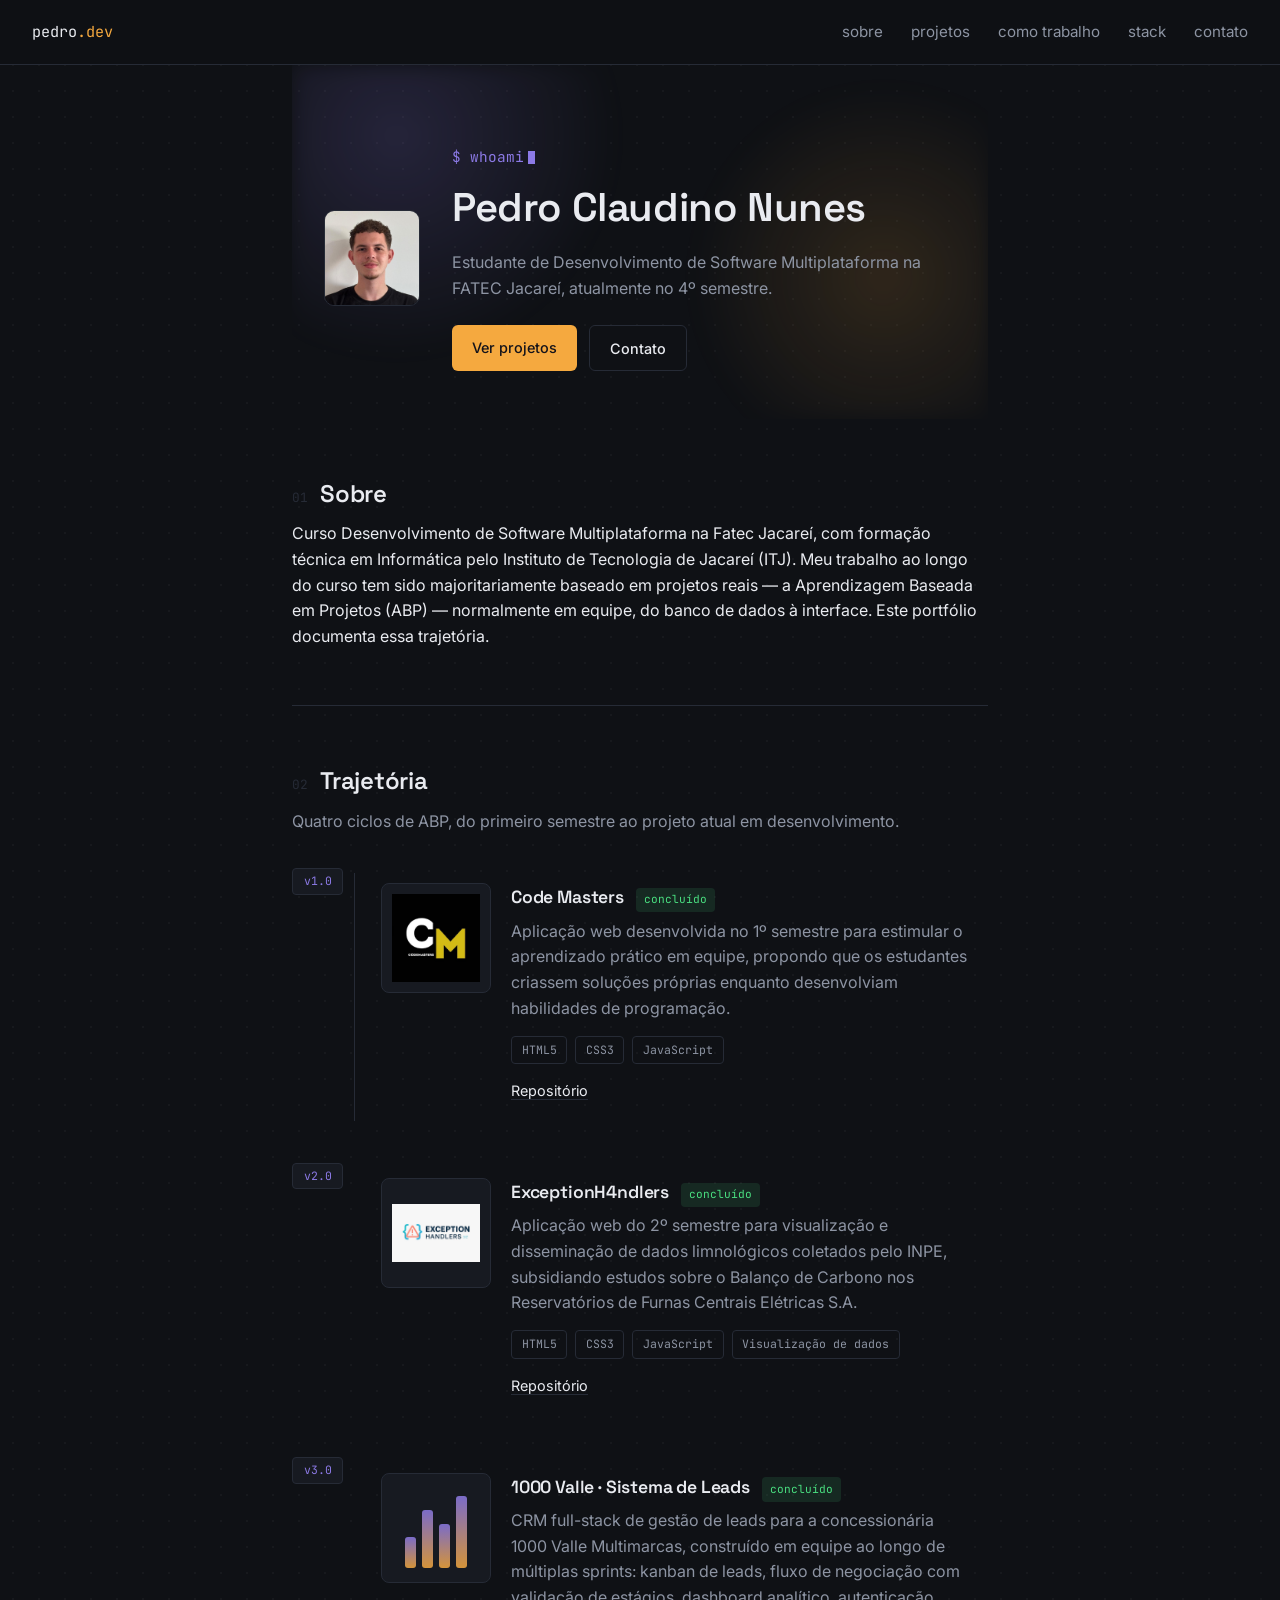
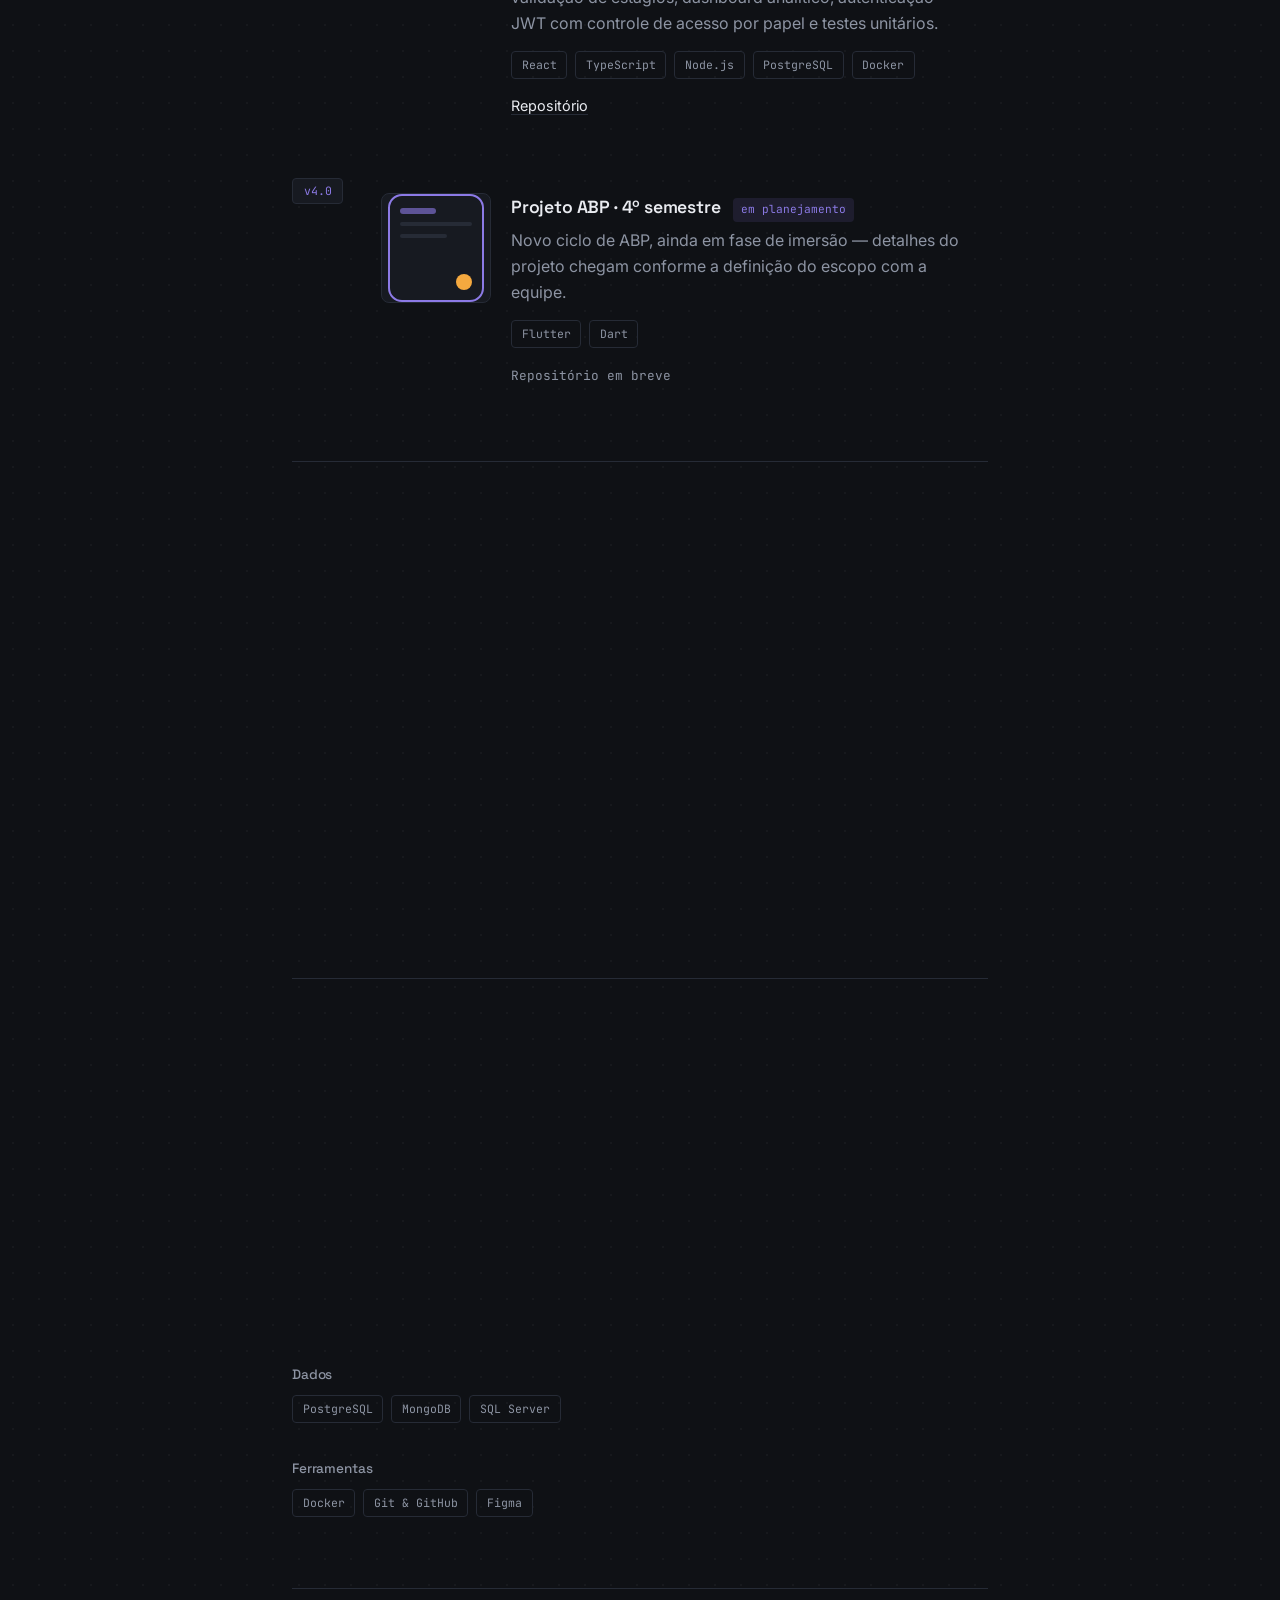
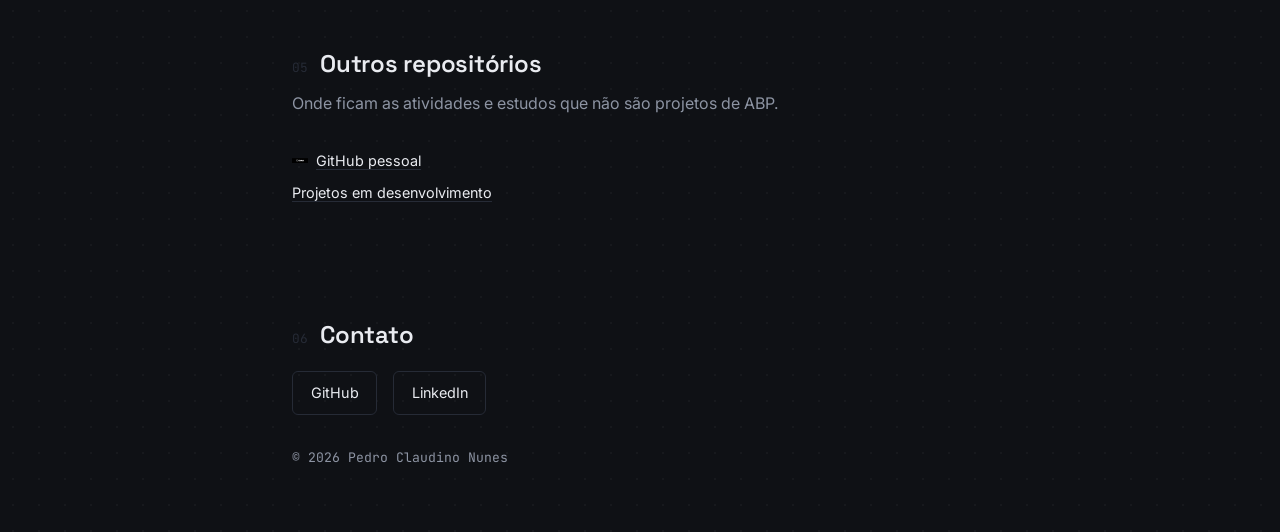
<file: docs/index.html>
<!DOCTYPE html>
<html lang="pt-BR">
<head>
  <meta charset="UTF-8">
  <meta name="viewport" content="width=device-width, initial-scale=1.0">
  <title>Pedro Claudino Nunes — Portfólio</title>
  <link rel="preconnect" href="https://fonts.googleapis.com">
  <link rel="preconnect" href="https://fonts.gstatic.com" crossorigin>
  <link href="https://fonts.googleapis.com/css2?family=Space+Grotesk:wght@500;600;700&family=Inter:wght@400;500;600&family=JetBrains+Mono:wght@400;500&display=swap" rel="stylesheet">
  <link rel="stylesheet" href="style.css">
</head>
<body>

  <header class="topbar">
    <a href="#" class="logo">pedro<span>.dev</span></a>
    <nav>
      <a href="#sobre">sobre</a>
      <a href="#trajetoria">projetos</a>
      <a href="#metodologia">como trabalho</a>
      <a href="#stack">stack</a>
      <a href="#contato">contato</a>
    </nav>
  </header>

  <main>

    <section class="hero">
      <div class="hero-glow"></div>
      <img src="profilepicture.jpeg" alt="Foto de Pedro" class="hero-img">
      <div class="hero-text">
        <p class="prompt">$ whoami<span class="cursor"></span></p>
        <h1>Pedro Claudino Nunes</h1>
        <p class="hero-desc">Estudante de Desenvolvimento de Software Multiplataforma na FATEC Jacareí, atualmente no 4º semestre.</p>
        <div class="hero-actions">
          <a href="#trajetoria" class="btn btn-primary">Ver projetos</a>
          <a href="#contato" class="btn btn-ghost">Contato</a>
        </div>
      </div>
    </section>

    <section id="sobre" class="section reveal">
      <div class="section-head">
        <span class="section-index">01</span>
        <h2>Sobre</h2>
      </div>
      <p>Curso Desenvolvimento de Software Multiplataforma na Fatec Jacareí, com formação técnica em Informática pelo Instituto de Tecnologia de Jacareí (ITJ). Meu trabalho ao longo do curso tem sido majoritariamente baseado em projetos reais — a Aprendizagem Baseada em Projetos (ABP) — normalmente em equipe, do banco de dados à interface. Este portfólio documenta essa trajetória.</p>
    </section>

    <section id="trajetoria" class="section">
      <div class="section-head reveal">
        <span class="section-index">02</span>
        <h2>Trajetória</h2>
      </div>
      <p class="section-intro reveal">Quatro ciclos de ABP, do primeiro semestre ao projeto atual em desenvolvimento.</p>

      <ol class="timeline">

        <li class="entry reveal">
          <span class="version">v1.0</span>
          <div class="entry-body">
            <div class="entry-media">
              <img src="codemasters.jfif" alt="Logo Code Masters" loading="lazy">
            </div>
            <div class="entry-content">
              <div class="entry-head">
                <h3>Code Masters</h3>
                <span class="status status-done">concluído</span>
              </div>
              <p>Aplicação web desenvolvida no 1º semestre para estimular o aprendizado prático em equipe, propondo que os estudantes criassem soluções próprias enquanto desenvolviam habilidades de programação.</p>
              <div class="tags"><span>HTML5</span><span>CSS3</span><span>JavaScript</span></div>
              <a href="https://github.com/CodeMasters-dsm/Projeto" target="_blank" class="link">Repositório</a>
            </div>
          </div>
        </li>

        <li class="entry reveal">
          <span class="version">v2.0</span>
          <div class="entry-body">
            <div class="entry-media">
              <img src="exceptionhandlers.jpeg" alt="Logo Exception Handlers" loading="lazy">
            </div>
            <div class="entry-content">
              <div class="entry-head">
                <h3>ExceptionH4ndlers</h3>
                <span class="status status-done">concluído</span>
              </div>
              <p>Aplicação web do 2º semestre para visualização e disseminação de dados limnológicos coletados pelo INPE, subsidiando estudos sobre o Balanço de Carbono nos Reservatórios de Furnas Centrais Elétricas S.A.</p>
              <div class="tags"><span>HTML5</span><span>CSS3</span><span>JavaScript</span><span>Visualização de dados</span></div>
              <a href="https://github.com/ExceptionH4ndlers/ABP_2DSM" target="_blank" class="link">Repositório</a>
            </div>
          </div>
        </li>

        <li class="entry reveal">
          <span class="version">v3.0</span>
          <div class="entry-body">
            <div class="entry-media">
              <div class="mock mock-kanban" aria-hidden="true">
                <span class="bar" style="--h:38%"></span>
                <span class="bar" style="--h:72%"></span>
                <span class="bar" style="--h:55%"></span>
                <span class="bar" style="--h:90%"></span>
              </div>
            </div>
            <div class="entry-content">
              <div class="entry-head">
                <h3>1000 Valle · Sistema de Leads</h3>
                <span class="status status-done">concluído</span>
              </div>
              <p>CRM full-stack de gestão de leads para a concessionária 1000 Valle Multimarcas, construído em equipe ao longo de múltiplas sprints: kanban de leads, fluxo de negociação com validação de estágios, dashboard analítico, autenticação JWT com controle de acesso por papel e testes unitários.</p>
              <div class="tags"><span>React</span><span>TypeScript</span><span>Node.js</span><span>PostgreSQL</span><span>Docker</span></div>
              <a href="https://github.com/NexussDev/abp-3-valle-leads-system" target="_blank" class="link">Repositório</a>
            </div>
          </div>
        </li>

        <li class="entry reveal">
          <span class="version">v4.0</span>
          <div class="entry-body">
            <div class="entry-media">
              <div class="mock mock-mobile" aria-hidden="true">
                <span class="mock-bar"></span>
                <span class="mock-line"></span>
                <span class="mock-line short"></span>
                <span class="mock-fab"></span>
              </div>
            </div>
            <div class="entry-content">
              <div class="entry-head">
                <h3>Projeto ABP · 4º semestre</h3>
                <span class="status status-planning">em planejamento</span>
              </div>
              <p>Novo ciclo de ABP, ainda em fase de imersão — detalhes do projeto chegam conforme a definição do escopo com a equipe.</p>
              <div class="tags"><span>Flutter</span><span>Dart</span></div>
              <span class="link link-disabled">Repositório em breve</span>
            </div>
          </div>
        </li>

      </ol>
    </section>

    <section id="metodologia" class="section">
      <div class="section-head reveal">
        <span class="section-index">03</span>
        <h2>Como eu trabalho</h2>
      </div>
      <p class="section-intro reveal">Alguns hábitos que vieram se repetindo de projeto em projeto.</p>

      <div class="principles">

        <div class="principle reveal">
          <span class="principle-tag">full-stack</span>
          <p>Já passei pelas duas pontas em mais de um projeto: modelagem de dados relacional e não-relacional, API e interface — do 1000 Valle ao L'Alliance P&amp;M.</p>
        </div>

        <div class="principle reveal">
          <span class="principle-tag">sprints</span>
          <p>Entrega incremental faz parte da rotina: o Sistema de Leads da 1000 Valle avançou em sprints sucessivas, com backlog revisado a cada ciclo.</p>
        </div>

        <div class="principle reveal">
          <span class="principle-tag">debug</span>
          <p>Bug de codificação corrompendo JSON, conflito de nomes de variável, arquivo legado escondendo uma pasta inteira — resolver esse tipo de problema é parte do trabalho, não uma exceção.</p>
        </div>

        <div class="principle reveal">
          <span class="principle-tag">equipe</span>
          <p>A maior parte dos meus projetos de ABP foi construída em grupo, com controle de versão compartilhado entre os membros da equipe.</p>
        </div>

      </div>
    </section>

    <section id="stack" class="section">
      <div class="section-head reveal">
        <span class="section-index">04</span>
        <h2>Stack</h2>
      </div>
      <div class="stack-groups">
        <div class="stack-group reveal">
          <h4>Linguagens</h4>
          <div class="tags"><span>JavaScript</span><span>TypeScript</span><span>SQL</span><span>Dart</span></div>
        </div>
        <div class="stack-group reveal">
          <h4>Frontend</h4>
          <div class="tags"><span>React</span><span>HTML5</span><span>CSS3</span><span>Flutter</span></div>
        </div>
        <div class="stack-group reveal">
          <h4>Backend</h4>
          <div class="tags"><span>Node.js</span><span>Express</span></div>
        </div>
        <div class="stack-group reveal">
          <h4>Dados</h4>
          <div class="tags"><span>PostgreSQL</span><span>MongoDB</span><span>SQL Server</span></div>
        </div>
        <div class="stack-group reveal">
          <h4>Ferramentas</h4>
          <div class="tags"><span>Docker</span><span>Git &amp; GitHub</span><span>Figma</span></div>
        </div>
      </div>
    </section>

    <section class="section reveal">
      <div class="section-head">
        <span class="section-index">05</span>
        <h2>Outros repositórios</h2>
      </div>
      <p class="section-intro">Onde ficam as atividades e estudos que não são projetos de ABP.</p>
      <div class="links-list">
        <a href="https://github.com/PeClaudino2006?tab=repositories" target="_blank" class="link link-icon">
          <img src="github.png" alt="" aria-hidden="true">
          GitHub pessoal
        </a>
        <a href="https://github.com/PeClaudino2006/Fatec_Atividades" target="_blank" class="link">Projetos em desenvolvimento</a>
      </div>
    </section>

  </main>

  <footer id="contato">
    <div class="section-head">
      <span class="section-index">06</span>
      <h2>Contato</h2>
    </div>
    <div class="footer-links">
      <a href="https://github.com/PeClaudino2006" target="_blank">GitHub</a>
      <a href="https://www.linkedin.com/in/pedro-claudino-0566472b9/" target="_blank">LinkedIn</a>
    </div>
    <p class="footer-note">© 2026 Pedro Claudino Nunes</p>
  </footer>

</body>
</html>
</file>
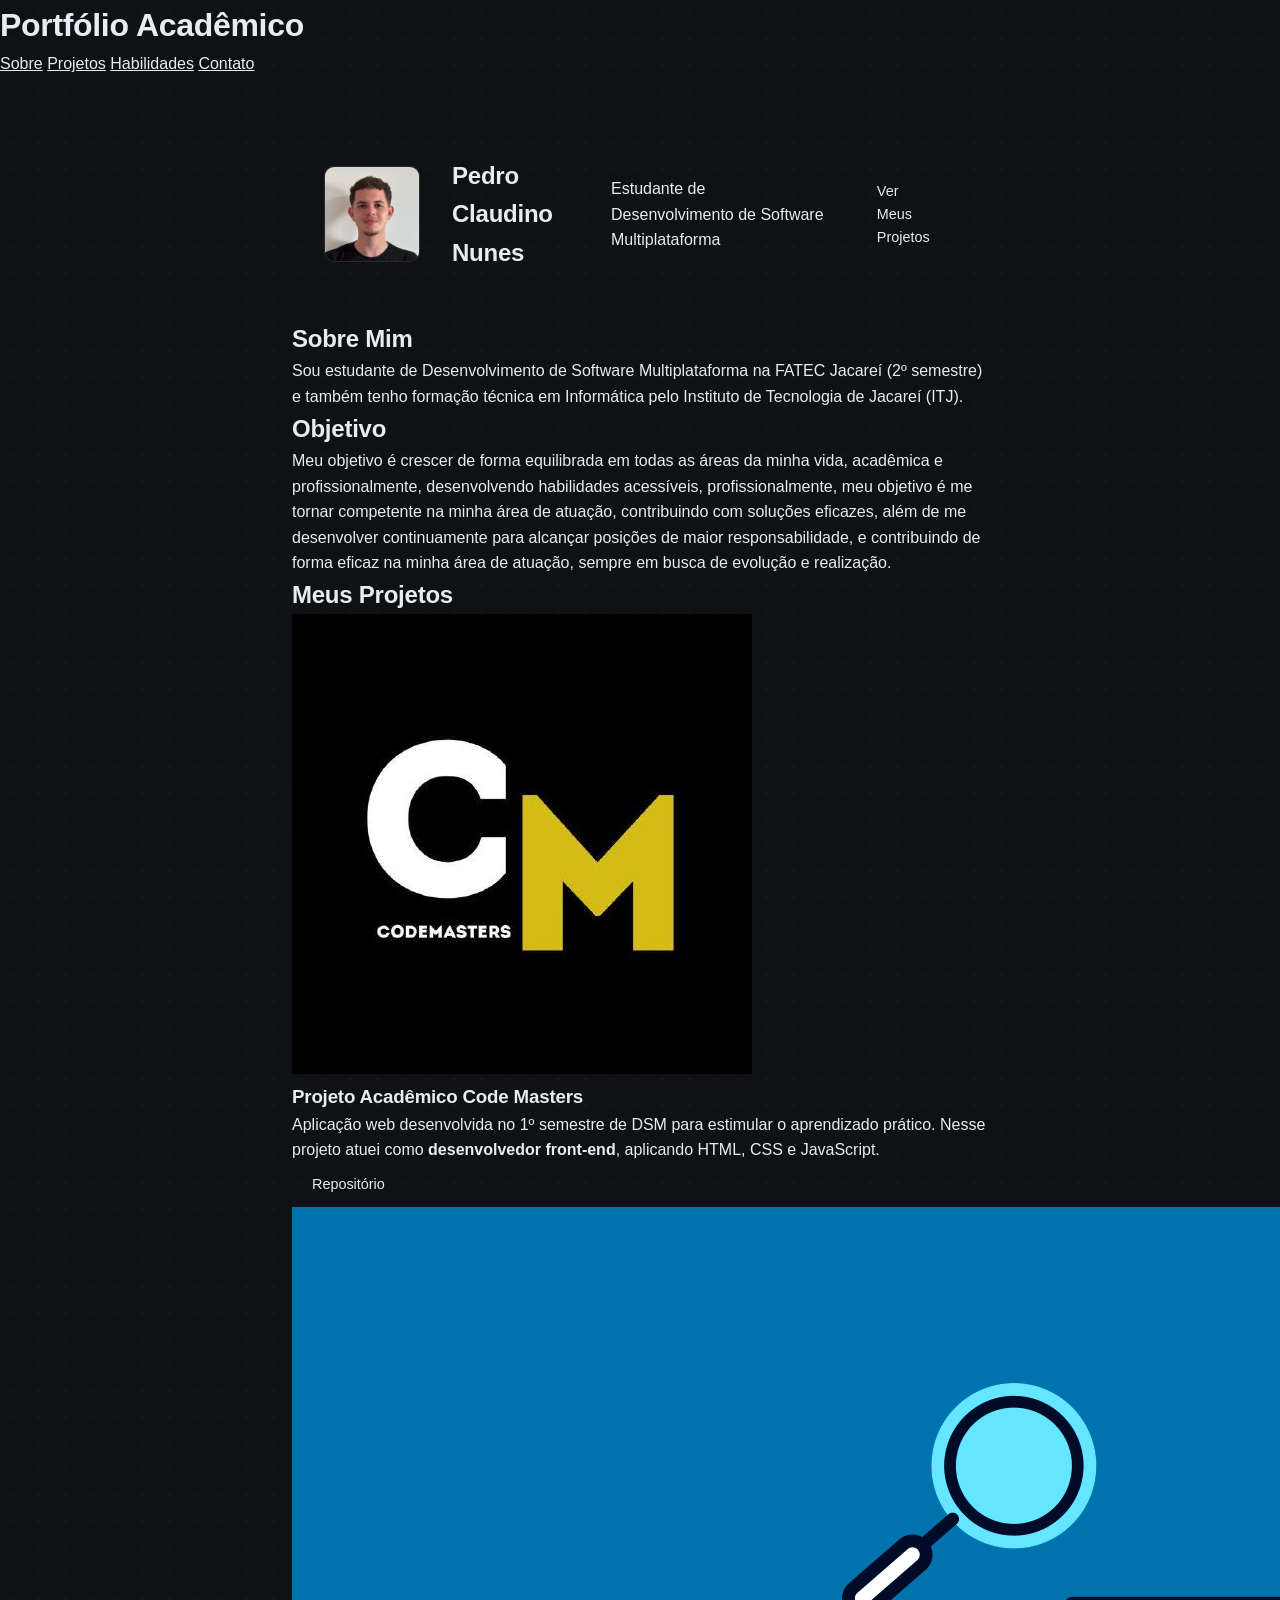
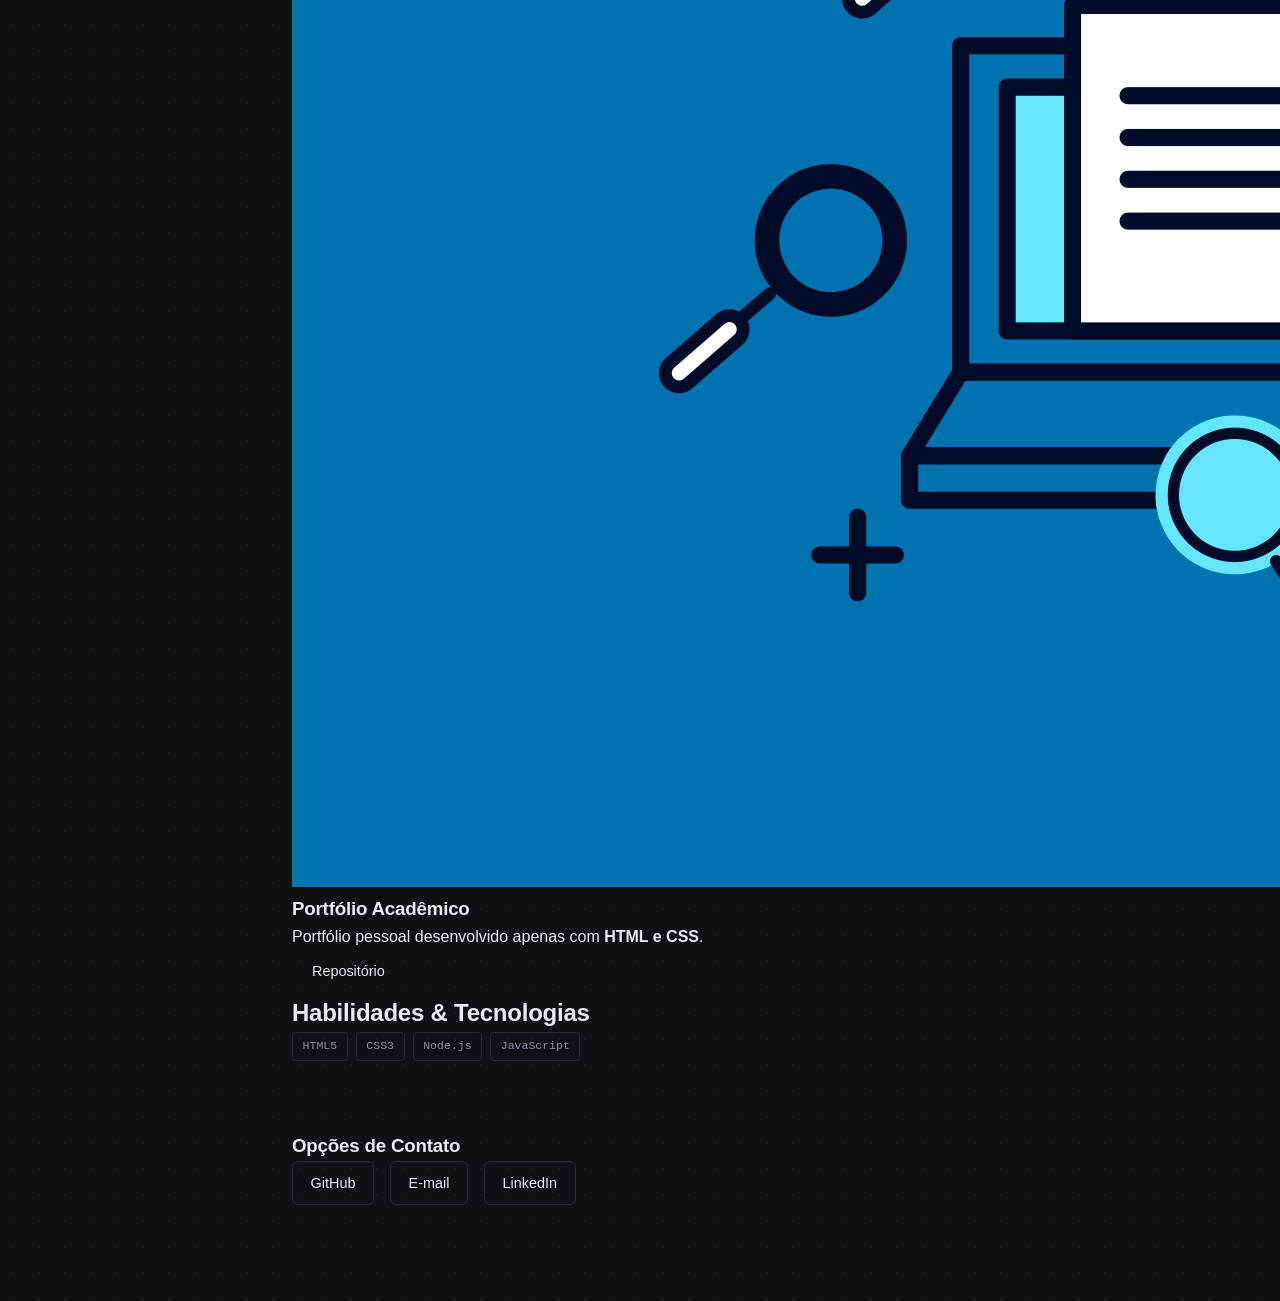
<file: docs/índice.html>
<!DOCTYPE html>
<html lang="pt-BR">
<head>
  <meta charset="UTF-8">
  <title>Portfólio - Pedro Claudino Nunes</title>
  <link rel="stylesheet" href="style.css">
</head>
<body>
  
  <header class="header">
    <h1>Portfólio Acadêmico</h1>
  </header>

  <aside class="sidebar">
    <nav>
      <a href="#sobre">Sobre</a>
      <a href="#projetos">Projetos</a>
      
      <a href="#habilidades">Habilidades</a>
      <a href="#contato">Contato</a>
    </nav>
  </aside>

  <main class="conteudo">

    <section class="hero">
      <img src="profilepicture.jpeg" alt="Foto de Pedro" class="hero-img">
      <h2>Pedro Claudino Nunes</h2>
      <p>Estudante de Desenvolvimento de Software Multiplataforma</p>
      <a href="#projetos" class="btn">Ver Meus Projetos</a>
    </section>

   
    <section id="sobre" class="secao">
      <h2>Sobre Mim</h2>
      <p>Sou estudante de Desenvolvimento de Software Multiplataforma na FATEC Jacareí (2º semestre) e também tenho formação técnica em Informática pelo Instituto de Tecnologia de Jacareí (ITJ).</p>
    </section>

    <section id="sobre" class="secao">
      <h2>Objetivo</h2>
      <p>Meu objetivo é crescer de forma equilibrada em todas as áreas da minha vida, acadêmica e profissionalmente, desenvolvendo habilidades acessíveis, profissionalmente, meu objetivo é me tornar competente na minha área de atuação, contribuindo com soluções eficazes, além de me desenvolver continuamente para alcançar posições de maior responsabilidade, e contribuindo de forma eficaz na minha área de atuação, sempre em busca de evolução e realização.</p>
    </section>

    <section id="projetos" class="secao">
      <h2>Meus Projetos</h2>
      <div class="cards">
        <div class="card">
          <img src="codemasters.jfif" alt="Imagem do projeto Code Masters" class="card-img">
          <h3>Projeto Acadêmico Code Masters</h3>
          <p>Aplicação web desenvolvida no 1º semestre de DSM para estimular o aprendizado prático. Nesse projeto atuei como <b>desenvolvedor front-end</b>, aplicando HTML, CSS e JavaScript.</p>
          <a href="https://github.com/CodeMasters-dsm/Projeto" target="_blank" class="btn">Repositório</a>
        </div>
        <div class="card">
          <img src="portifolio.png" alt="Imagem do Portfólio" class="card-img">
          <h3>Portfólio Acadêmico</h3>
          <p>Portfólio pessoal desenvolvido apenas com <b>HTML e CSS</b>.</p>
          <a href="https://github.com/fatec-jacarei-dsm-portfolio/ra2581392513045" target="_blank" class="btn">Repositório</a>
        </div>
      </div>
    </section>




    <section id="habilidades" class="secao">
      <h2>Habilidades & Tecnologias</h2>
      <div class="tags">
        <span>HTML5</span>
        <span>CSS3</span>
        <span>Node.js</span>
        <span>JavaScript</span>
      </div>
    </section>
    
  </main>

  <footer id="contato">
    <h3>Opções de Contato</h3>
    <div class="footer-links">
      <a href="https://github.com/PeClaudino2006" target="_blank">GitHub</a>
      <a href="pedro.nunes11@fatec.sp.gov.br">E-mail</a>
      <a href="https://www.linkedin.com/in/pedro-claudino-0566472b9/" target="_blank">LinkedIn</a>
    </div>
  </footer>

</body>
</html>
</file>
<file: docs/style.css>
* {
  margin: 0;
  padding: 0;
  box-sizing: border-box;
}

:root {
  --ink: #0f1115;
  --surface: #171a21;
  --surface-2: #1d212b;
  --border: #262b36;
  --text: #e9ebf0;
  --muted: #8d94a3;
  --amber: #f5a93f;
  --violet: #8c7ae6;
  --green: #4ade80;
  --shadow-amber: 0 10px 30px -12px rgba(245, 169, 63, 0.35);
  --shadow-violet: 0 10px 30px -12px rgba(140, 122, 230, 0.35);
}

html {
  scroll-behavior: smooth;
}

@media (prefers-reduced-motion: reduce) {
  html {
    scroll-behavior: auto;
  }
}

body {
  font-family: 'Inter', sans-serif;
  background: var(--ink);
  background-image: radial-gradient(rgba(255, 255, 255, 0.035) 1px, transparent 1px);
  background-size: 26px 26px;
  color: var(--text);
  line-height: 1.6;
}

h1, h2, h3, h4 {
  font-family: 'Space Grotesk', sans-serif;
  font-weight: 600;
  letter-spacing: -0.01em;
}

a {
  color: inherit;
}

a:focus-visible,
button:focus-visible {
  outline: 2px solid var(--amber);
  outline-offset: 2px;
}

/* Top bar */

.topbar {
  position: sticky;
  top: 0;
  z-index: 10;
  display: flex;
  align-items: center;
  justify-content: space-between;
  padding: 1.25rem 2rem;
  background: rgba(15, 17, 21, 0.85);
  backdrop-filter: blur(8px);
  border-bottom: 1px solid var(--border);
}

.logo {
  font-family: 'JetBrains Mono', monospace;
  font-size: 0.95rem;
  text-decoration: none;
  color: var(--text);
}

.logo span {
  color: var(--amber);
}

.topbar nav {
  display: flex;
  gap: 1.75rem;
  flex-wrap: wrap;
}

.topbar nav a {
  text-decoration: none;
  color: var(--muted);
  font-size: 0.95rem;
  transition: color 0.2s;
  position: relative;
}

.topbar nav a::after {
  content: "";
  position: absolute;
  left: 0;
  bottom: -4px;
  width: 0;
  height: 1px;
  background: var(--amber);
  transition: width 0.2s;
}

.topbar nav a:hover {
  color: var(--text);
}

.topbar nav a:hover::after {
  width: 100%;
}

/* Layout */

main {
  max-width: 760px;
  margin: 0 auto;
  padding: 0 2rem;
  position: relative;
  z-index: 1;
}

.section {
  padding: 3.5rem 0;
  border-bottom: 1px solid var(--border);
}

.section:last-of-type {
  border-bottom: none;
}

.section-head {
  display: flex;
  align-items: baseline;
  gap: 0.75rem;
  margin-bottom: 0.5rem;
}

.section-index {
  font-family: 'JetBrains Mono', monospace;
  font-size: 0.8rem;
  color: var(--border);
}

.section h2 {
  font-size: 1.5rem;
}

.section-intro {
  color: var(--muted);
  margin-bottom: 2rem;
}

/* Fade-in on load (CSS only — no scroll trigger without JS) */

.reveal {
  opacity: 0;
  transform: translateY(16px);
  animation: reveal-in 0.6s ease forwards;
}

@keyframes reveal-in {
  to {
    opacity: 1;
    transform: none;
  }
}

@media (prefers-reduced-motion: reduce) {
  .reveal {
    animation: none;
    opacity: 1;
    transform: none;
  }
}

/* Hero */

.hero {
  position: relative;
  display: flex;
  align-items: center;
  gap: 2rem;
  padding: 5rem 2rem 3rem;
  max-width: 760px;
  margin: 0 auto;
  overflow: hidden;
}

.hero-glow {
  position: absolute;
  inset: 0;
  pointer-events: none;
  z-index: 0;
  background:
    radial-gradient(320px circle at 15% 20%, rgba(140, 122, 230, 0.18), transparent 70%),
    radial-gradient(280px circle at 85% 60%, rgba(245, 169, 63, 0.14), transparent 70%);
  filter: blur(10px);
}

.hero-img {
  position: relative;
  z-index: 1;
  width: 96px;
  height: 96px;
  border-radius: 10px;
  object-fit: cover;
  border: 1px solid var(--border);
  flex-shrink: 0;
}

.hero-text {
  position: relative;
  z-index: 1;
}

.prompt {
  font-family: 'JetBrains Mono', monospace;
  color: var(--violet);
  font-size: 0.9rem;
  margin-bottom: 0.5rem;
}

.cursor {
  display: inline-block;
  width: 7px;
  height: 0.9em;
  background: var(--violet);
  margin-left: 4px;
  vertical-align: -2px;
  animation: blink 1s step-end infinite;
}

@keyframes blink {
  50% { opacity: 0; }
}

@media (prefers-reduced-motion: reduce) {
  .cursor {
    animation: none;
  }
}

.hero-text h1 {
  font-size: clamp(1.75rem, 4vw, 2.5rem);
  margin-bottom: 0.6rem;
}

.hero-desc {
  color: var(--muted);
  max-width: 520px;
  margin-bottom: 1.5rem;
}

.hero-actions {
  display: flex;
  gap: 0.75rem;
  flex-wrap: wrap;
}

.btn {
  display: inline-block;
  padding: 0.65rem 1.25rem;
  border-radius: 6px;
  text-decoration: none;
  font-size: 0.9rem;
  font-weight: 500;
  transition: background 0.2s, border-color 0.2s, box-shadow 0.2s, transform 0.2s;
}

.btn-primary {
  background: var(--amber);
  color: #14131a;
}

.btn-primary:hover {
  background: #ffb85c;
  box-shadow: var(--shadow-amber);
  transform: translateY(-1px);
}

.btn-ghost {
  border: 1px solid var(--border);
  color: var(--text);
}

.btn-ghost:hover {
  border-color: var(--muted);
  transform: translateY(-1px);
}

/* Timeline */

.timeline {
  list-style: none;
  position: relative;
  padding-left: 4.5rem;
}

.timeline::before {
  content: "";
  position: absolute;
  left: 3.9rem;
  top: 0.4rem;
  bottom: 0.4rem;
  width: 1px;
  background: var(--border);
}

.entry {
  position: relative;
  margin-bottom: 2.5rem;
}

.entry:last-child {
  margin-bottom: 0;
}

.version {
  position: absolute;
  left: -4.5rem;
  top: 0.1rem;
  width: 3.2rem;
  text-align: center;
  font-family: 'JetBrains Mono', monospace;
  font-size: 0.72rem;
  color: var(--violet);
  background: var(--surface);
  border: 1px solid var(--border);
  padding: 0.2rem 0;
  border-radius: 4px;
}

.entry-body {
  display: flex;
  gap: 1.25rem;
  padding: 1rem;
  border-radius: 10px;
  border: 1px solid transparent;
  transition: border-color 0.25s, box-shadow 0.25s, transform 0.25s;
}

.entry-body:hover {
  border-color: var(--border);
  box-shadow: var(--shadow-violet);
  transform: translateY(-2px);
}

.entry-media {
  flex-shrink: 0;
  width: 110px;
  height: 110px;
  border-radius: 8px;
  overflow: hidden;
  border: 1px solid var(--border);
  background: var(--surface);
  display: flex;
  align-items: center;
  justify-content: center;
}

.entry-media img {
  width: 100%;
  height: 100%;
  object-fit: contain;
  padding: 10px;
}

.entry-content {
  flex: 1;
  min-width: 0;
}

.entry-head {
  display: flex;
  align-items: baseline;
  gap: 0.75rem;
  flex-wrap: wrap;
  margin-bottom: 0.4rem;
}

.entry-head h3 {
  font-size: 1.1rem;
}

.entry p {
  color: var(--muted);
  margin-bottom: 0.9rem;
  max-width: 560px;
}

.status {
  font-family: 'JetBrains Mono', monospace;
  font-size: 0.7rem;
  padding: 0.2rem 0.5rem;
  border-radius: 4px;
  white-space: nowrap;
}

.status-done {
  color: var(--green);
  background: rgba(74, 222, 128, 0.12);
}

.status-progress {
  color: var(--amber);
  background: rgba(245, 169, 63, 0.12);
}

.status-planning {
  color: var(--violet);
  background: rgba(140, 122, 230, 0.12);
}

/* Abstract project mocks (no real screenshot available) */

.mock {
  width: 100%;
  height: 100%;
  display: flex;
  align-items: flex-end;
  justify-content: center;
  gap: 6px;
  padding: 14px;
}

.mock-kanban .bar {
  width: 14%;
  height: var(--h);
  border-radius: 3px;
  background: linear-gradient(180deg, var(--violet), var(--amber));
  opacity: 0.85;
}

.mock-mobile {
  flex-direction: column;
  align-items: stretch;
  justify-content: flex-start;
  gap: 8px;
  position: relative;
  border: 2px solid var(--violet);
  border-radius: 14px;
  margin: 6px;
  padding: 12px 10px;
}

.mock-mobile .mock-bar {
  height: 6px;
  border-radius: 3px;
  background: var(--violet);
  opacity: 0.6;
  width: 50%;
}

.mock-mobile .mock-line {
  height: 4px;
  border-radius: 2px;
  background: var(--border);
  width: 100%;
}

.mock-mobile .mock-line.short {
  width: 65%;
}

.mock-mobile .mock-fab {
  position: absolute;
  bottom: 10px;
  right: 10px;
  width: 16px;
  height: 16px;
  border-radius: 50%;
  background: var(--amber);
}

/* Tags */

.tags {
  display: flex;
  flex-wrap: wrap;
  gap: 0.5rem;
  margin-bottom: 0.9rem;
}

.tags span {
  font-family: 'JetBrains Mono', monospace;
  font-size: 0.72rem;
  color: var(--muted);
  border: 1px solid var(--border);
  padding: 0.25rem 0.6rem;
  border-radius: 4px;
}

.link {
  font-size: 0.9rem;
  text-decoration: underline;
  text-decoration-color: var(--border);
  text-underline-offset: 3px;
}

.link:hover {
  text-decoration-color: var(--amber);
}

.link-disabled {
  color: var(--muted);
  text-decoration: none;
  font-family: 'JetBrains Mono', monospace;
  font-size: 0.8rem;
}

.link-icon {
  display: inline-flex;
  align-items: center;
  gap: 0.5rem;
}

.link-icon img {
  width: 16px;
  height: 16px;
  object-fit: contain;
  border-radius: 3px;
}

/* Principles */

.principles {
  display: grid;
  grid-template-columns: repeat(2, 1fr);
  gap: 1.75rem;
}

.principle {
  border-left: 2px solid var(--amber);
  padding: 0 0 0 1.25rem;
}

.principle-tag {
  display: block;
  font-family: 'JetBrains Mono', monospace;
  font-size: 0.72rem;
  color: var(--amber);
  margin-bottom: 0.5rem;
}

.principle p {
  color: var(--muted);
  font-size: 0.95rem;
}

/* Stack */

.stack-groups {
  display: flex;
  flex-direction: column;
  gap: 1.25rem;
}

.stack-group h4 {
  font-size: 0.85rem;
  color: var(--muted);
  font-weight: 500;
  margin-bottom: 0.6rem;
}

/* Links list */

.links-list {
  display: flex;
  flex-direction: column;
  gap: 0.6rem;
}

/* Footer */

footer {
  text-align: left;
  max-width: 760px;
  margin: 0 auto;
  padding: 3.5rem 2rem 4rem;
  position: relative;
  z-index: 1;
}

footer .section-head {
  margin-bottom: 1rem;
}

.footer-links {
  display: flex;
  gap: 1rem;
  flex-wrap: wrap;
  margin-bottom: 2rem;
}

.footer-links a {
  text-decoration: none;
  padding: 0.6rem 1.1rem;
  border: 1px solid var(--border);
  border-radius: 6px;
  font-size: 0.9rem;
  transition: border-color 0.2s, transform 0.2s;
}

.footer-links a:hover {
  border-color: var(--amber);
  transform: translateY(-1px);
}

.footer-note {
  color: var(--muted);
  font-size: 0.82rem;
  font-family: 'JetBrains Mono', monospace;
}

@media (max-width: 700px) {
  .hero {
    flex-direction: column;
    align-items: flex-start;
    padding-top: 3.5rem;
  }
  .principles {
    grid-template-columns: 1fr;
  }
  .entry-body {
    flex-direction: column;
  }
  .entry-media {
    width: 100%;
    height: 90px;
  }
  .timeline {
    padding-left: 2.75rem;
  }
  .timeline::before {
    left: 2.15rem;
  }
  .version {
    left: -2.75rem;
    width: 2.4rem;
    font-size: 0.62rem;
  }
  .topbar {
    padding: 1rem 1.25rem;
  }
  main {
    padding: 0 1.25rem;
  }
}
</file>
